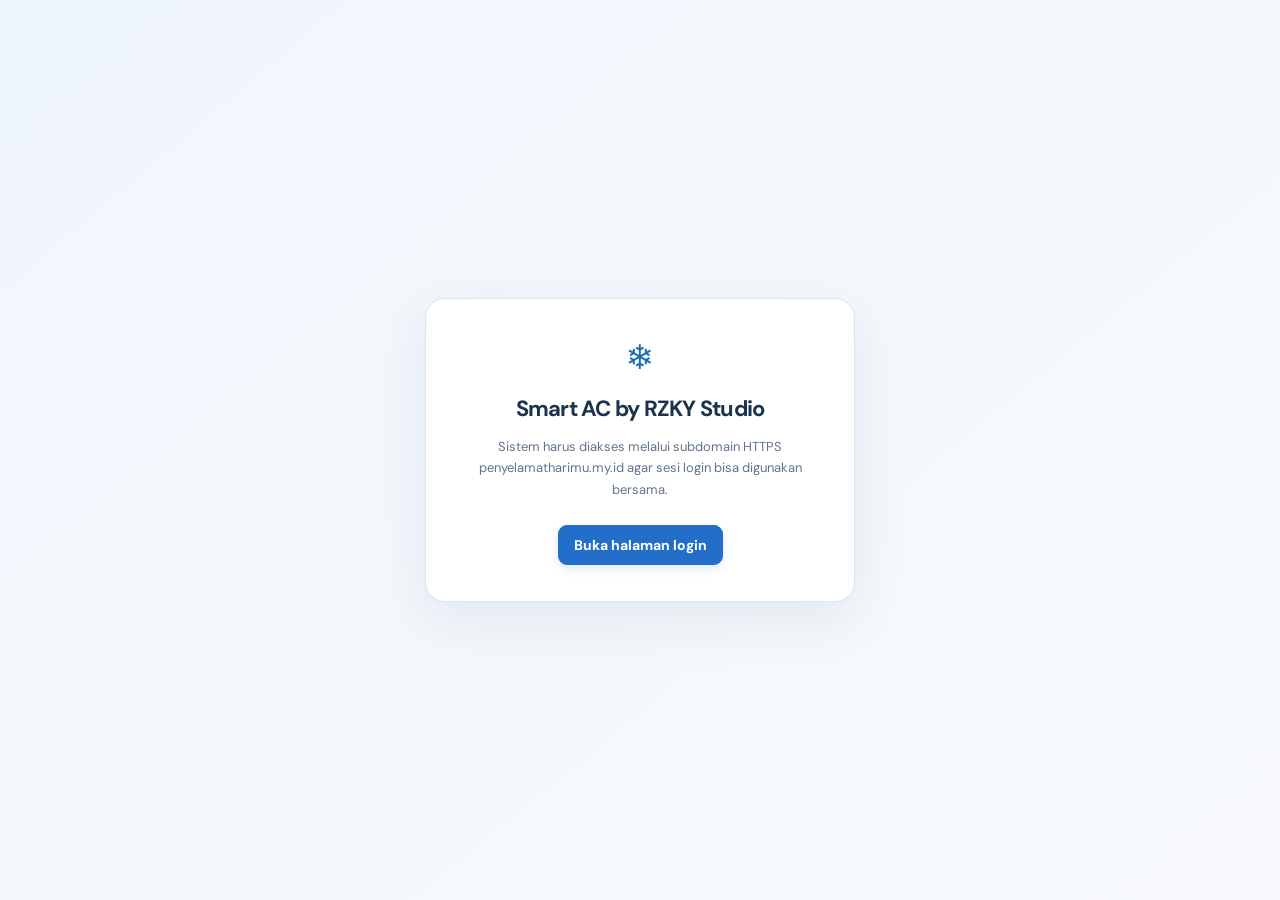
<file: index.html>
<!doctype html>
<html lang="id">
<head>
  <meta charset="utf-8" />
  <meta name="viewport" content="width=device-width, initial-scale=1" />
  <meta name="theme-color" content="#f3f7fc" />
  <meta name="description" content="Smart AC Kampus: monitoring gedung, jadwal kuliah, HMI dan remote terintegrasi cuaca Kota Serang." />
  <title>Dashboard Monitoring | Smart AC by RZKY Studio</title>
  <link rel="stylesheet" href="./style.css" />
</head>
<body data-page="dashboard">
  <div id="app"><div style="padding:12vh 24px;text-align:center;font-family:system-ui;color:#4b6281">Memeriksa sesi Smart AC...</div></div>
  <script src="./config.js"></script>
  <script type="module" src="./app.js"></script>
</body>
</html>
</file>
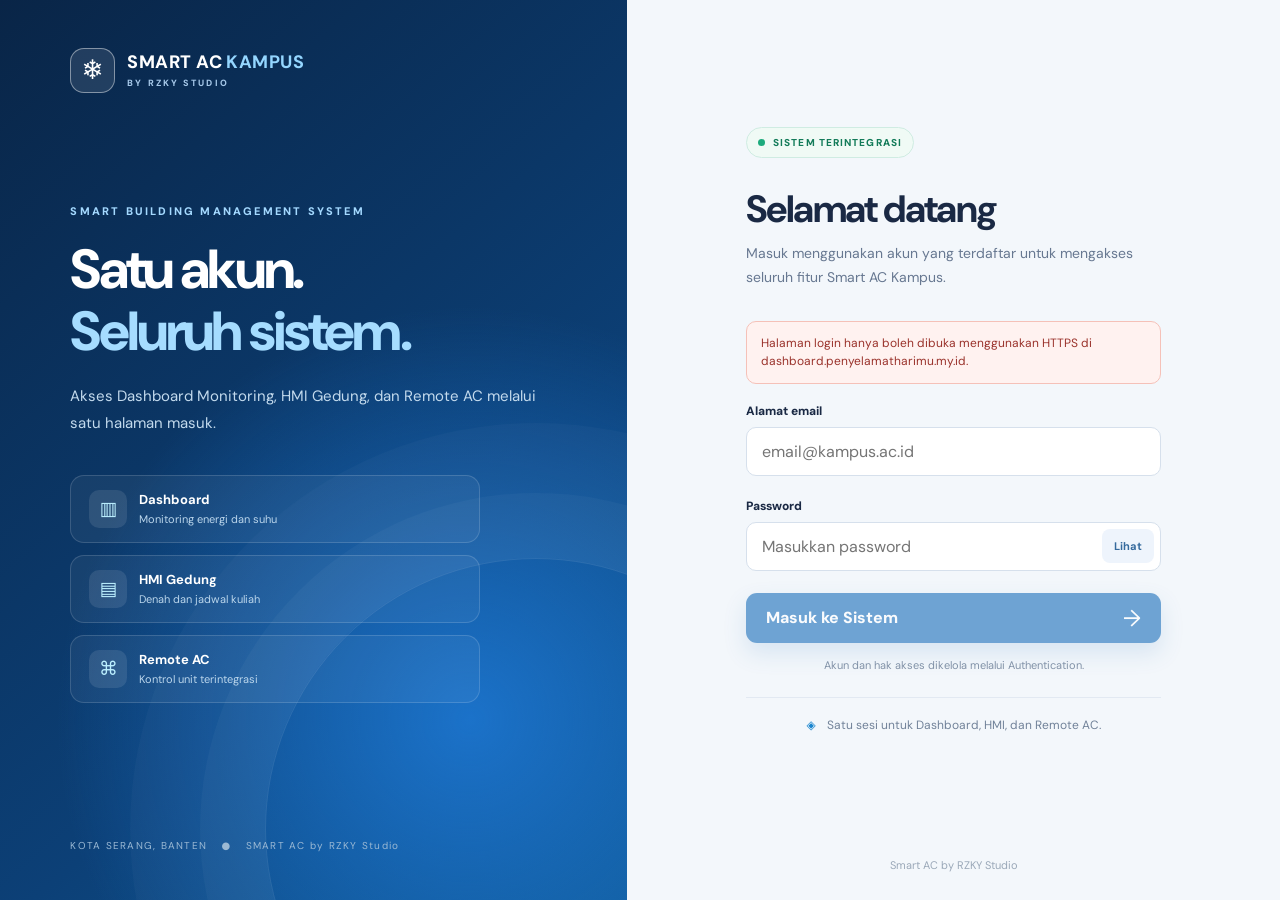
<file: login.html>
<!doctype html>
<html lang="id">
<head>
  <meta charset="utf-8" />
  <meta name="viewport" content="width=device-width, initial-scale=1" />
  <meta name="theme-color" content="#f3f7fb" />
  <meta name="description" content="Akses terintegrasi Smart AC by RZKY Studio" />
  <title>Masuk | Smart AC by RZKY Studio</title>
  <link rel="stylesheet" href="./login.css" />
</head>
<body>
  <div class="auth-wrap">
    <section class="brand-side" aria-label="Smart AC by RZKY Studio">
      <div class="brand-logo"><span class="snow">❄</span><span>SMART AC <b>KAMPUS</b><small>BY RZKY STUDIO</small></span></div>
      <div class="brand-content">
        <span class="eyebrow">SMART BUILDING MANAGEMENT SYSTEM</span>
        <h1>Satu akun.<br><em>Seluruh sistem.</em></h1>
        <p>Akses Dashboard Monitoring, HMI Gedung, dan Remote AC melalui satu halaman masuk.</p>
        <div class="features">
          <div><span class="feature-icon">▥</span><span><strong>Dashboard</strong><small>Monitoring energi dan suhu</small></span></div>
          <div><span class="feature-icon">▤</span><span><strong>HMI Gedung</strong><small>Denah dan jadwal kuliah</small></span></div>
          <div><span class="feature-icon">⌘</span><span><strong>Remote AC</strong><small>Kontrol unit terintegrasi</small></span></div>
        </div>
      </div>
      <p class="side-foot">KOTA SERANG, BANTEN <span>●</span> SMART AC by RZKY Studio</p>
    </section>
    <main class="form-side">
      <div class="login-card">
        <div class="pill"><span class="dot"></span> SISTEM TERINTEGRASI</div>
        <h2>Selamat datang</h2>
        <p class="lead">Masuk menggunakan akun yang terdaftar untuk mengakses seluruh fitur Smart AC Kampus.</p>
        <div id="notice" class="notice" role="status" aria-live="polite" hidden></div>
        <form id="login-form">
          <label for="email">Alamat email</label>
          <input id="email" name="email" type="email" placeholder="email@kampus.ac.id" autocomplete="username" required />
          <label for="password">Password</label>
          <div class="password-field">
            <input id="password" name="password" type="password" placeholder="Masukkan password" autocomplete="current-password" required minlength="6" />
            <button id="toggle-password" type="button" aria-label="Tampilkan password" aria-pressed="false">Lihat</button>
          </div>
          <button class="submit" id="login-button" type="submit">Masuk ke Sistem <span>→</span></button>
        </form>
        <p class="hint">Akun dan hak akses dikelola melalui Authentication.</p>
        <div class="login-divider"></div>
        <p class="security"><span>◈</span> Satu sesi untuk Dashboard, HMI, dan Remote AC.</p>
      </div>
      <footer>Smart AC by RZKY Studio</footer>
    </main>
  </div>
  <script src="./config.js"></script>
  <script type="module" src="./login.js"></script>
</body>
</html>
</file>
<file: style.css>
@import url('https://fonts.googleapis.com/css2?family=DM+Sans:wght@400;500;600;700;800&family=JetBrains+Mono:wght@400;500;600;700&display=swap');
:root{font-family:'DM Sans',system-ui,Arial,sans-serif;color:#16243a;background:#f2f5f9;font-size:14px;font-synthesis:none}*{box-sizing:border-box}body{margin:0}button,input,select{font:inherit}button{cursor:pointer}button:disabled{opacity:.55;cursor:not-allowed}a{color:inherit;text-decoration:none}button:focus-visible,a:focus-visible,input:focus-visible,select:focus-visible{outline:3px solid #93c5fd;outline-offset:2px}h1,h2,h3,p{margin-top:0}h1{font-size:29px;letter-spacing:-.75px;margin-bottom:5px}h2{font-size:18px;letter-spacing:-.3px;margin-bottom:5px}h3{font-size:14px;margin-bottom:8px}.mono{font-family:'JetBrains Mono',monospace}.subtle{color:#7c889a}.micro{font-size:11px;color:#8190a5}.eyebrow{font-size:10px;letter-spacing:1.55px;color:#4e85a9;font-weight:800;margin-bottom:7px}.strong{font-weight:800}.topbar{background:#0b1220;color:#f5f7fb;min-height:68px;display:flex;align-items:center;padding:0 clamp(17px,3vw,44px);gap:26px;position:sticky;top:0;z-index:50;box-shadow:0 4px 18px #09101d19}.brand{display:flex;align-items:center;gap:11px;font-size:16px;font-weight:800;white-space:nowrap;letter-spacing:-.4px}.brand-icon{width:35px;height:35px;border-radius:11px;background:linear-gradient(140deg,#34b7d6,#4273cf);display:grid;place-items:center;font-size:19px;box-shadow:0 6px 14px #19b8de30}.nav{display:flex;gap:5px;margin-left:12px}.nav a{padding:11px 15px;border-radius:10px;color:#9eacc0;font-weight:650;white-space:nowrap}.nav a.active,.nav a:hover{background:#20314a;color:white}.nav a.active{box-shadow:inset 0 -2px #42a6f5}.top-right{display:flex;align-items:center;gap:13px;margin-left:auto;font-size:12px;color:#b8c7d9;white-space:nowrap}.live-dot{width:8px;height:8px;border-radius:50%;background:#2bd38c;display:inline-block;margin-right:5px;box-shadow:0 0 9px #23cd8988}.mini-sep{opacity:.3}.link-btn{border:1px solid #41536d;background:transparent;color:#e7f0fa;padding:8px 12px;border-radius:8px}.app-wrap{max-width:1580px;margin:auto;padding:27px clamp(15px,3vw,42px) 60px}.page-title{display:flex;align-items:end;justify-content:space-between;gap:15px;margin-bottom:22px;flex-wrap:wrap}.page-title p{color:#8291a5;font-size:13px;margin:0}.title-badges{display:flex;gap:8px;align-items:center;flex-wrap:wrap}.pill{border:1px solid #dce4eb;border-radius:100px;background:#fff;color:#5c6d80;padding:8px 11px;font-size:11px;font-weight:700}.pill.green{border-color:#bbead4;background:#e9faf1;color:#167c51}.pill.amber{border-color:#f6ddb2;background:#fff9ec;color:#a76b15}.pill.blue{border-color:#c9e3ff;background:#eef6ff;color:#246da8}.demo-bar{margin-bottom:20px;border:1px solid #ffdfaf;background:#fff9eb;border-radius:12px;padding:11px 15px;display:flex;gap:10px;align-items:center;color:#8a5e20;font-size:12px;line-height:1.55}.demo-bar i{font-size:17px;font-style:normal}.demo-bar b{color:#62400a}.demo-bar.online{border-color:#bfebdb;background:#edf9f3;color:#267858}.icon-button{border:1px solid #dae3ee;background:white;color:#49657c;border-radius:9px;padding:9px 11px}.btn{border:1px solid #d6dee9;border-radius:10px;background:white;padding:10px 15px;font-weight:750;color:#35516a;display:inline-flex;align-items:center;justify-content:center;gap:7px;transition:background .15s,border-color .15s}.btn:hover{background:#f1f6fc}.btn.primary{background:#276bcc;color:white;border-color:#276bcc;box-shadow:0 4px 10px #276bcc25}.btn.primary:hover{background:#1559b9}.btn.dark{background:#17283c;color:white;border-color:#17283c}.btn.green{background:#159567;color:white;border-color:#159567}.btn.danger{background:#fff0f0;color:#b73741;border-color:#ffb5b9}.btn.sm{padding:7px 10px;font-size:11px;border-radius:7px}.btn.block{width:100%}.card{background:#fff;border:1px solid #e0e7ef;border-radius:16px;box-shadow:0 4px 16px #213a5510;padding:21px;min-width:0}.section-head{display:flex;align-items:start;justify-content:space-between;gap:10px;margin-bottom:18px}.section-head p{color:#8998aa;font-size:12px;margin:0}.section-head h2{margin-bottom:5px}.stats{display:grid;grid-template-columns:repeat(4,1fr);gap:15px;margin-bottom:18px}.stat{position:relative;overflow:hidden}.stat-icon{position:absolute;right:18px;top:18px;color:#83a5c8;font-size:22px}.stat-val{font-size:31px;font-weight:800;letter-spacing:-1.4px;margin-top:14px}.stat-foot{font-size:11px;color:#8b9aab;margin-top:8px}.stat-label{font-size:12px;color:#5f7488;font-weight:700}.stat-accent{height:4px;background:#48a8e9;border-radius:5px;width:38px;margin-top:15px}.stat-accent.green{background:#2ac889}.stat-accent.orange{background:#f6ad43}.stat-accent.purple{background:#9e87f5}.two-col{display:grid;grid-template-columns:minmax(0,1.6fr) minmax(295px,1fr);gap:17px;margin-bottom:18px}.two-col.equal{grid-template-columns:1fr 1fr}.chart{width:100%;height:278px;display:block;overflow:visible}.chart-area{fill:#3f95ee18}.chart-grid{stroke:#e7edf4;stroke-width:1}.chart-text{font-size:10px;fill:#92a0b0;font-family:system-ui}.legend{display:flex;gap:22px;flex-wrap:wrap;color:#718399;font-size:11px;margin-top:5px}.legend i{display:inline-block;width:9px;height:9px;border-radius:3px;margin-right:6px;background:#2f8de1}.legend i.orange{background:#f3a34a}.weather-feature{padding:18px;background:linear-gradient(125deg,#124b95,#4395ca);border-radius:14px;color:white;display:flex;justify-content:space-between;align-items:center;gap:10px}.weather-feature .big{font-size:45px;font-weight:800;letter-spacing:-2px}.weather-feature .condition{font-size:12px;opacity:.82}.weather-icon{font-size:53px}.weather-mini{display:grid;grid-template-columns:repeat(5,1fr);gap:7px;margin-top:15px}.weather-mini>div{background:#f5f8fc;border-radius:9px;padding:11px 5px;text-align:center}.weather-mini b,.weather-mini span{display:block;font-size:11px}.weather-mini span{color:#94a3b5;font-size:10px;margin-bottom:6px}.weather-footer{font-size:10px;color:#9ba8b9;margin:12px 0 0;line-height:1.5}.table-wrap{overflow:auto}.table{border-collapse:collapse;width:100%;text-align:left;min-width:540px}.table th{padding:12px;color:#8290a3;background:#f4f7fb;font-size:11px;font-weight:800;white-space:nowrap}.table td{border-bottom:1px solid #edf0f4;color:#485a70;padding:13px 12px;font-size:12px}.table tr:last-child td{border-bottom:none}.table strong{color:#23354b}.progress-track{width:100%;height:7px;border-radius:10px;background:#eaf0f5;overflow:hidden}.progress-track span{height:100%;display:block;background:linear-gradient(90deg,#5a9ee7,#2bd3bd);border-radius:10px}.status{border-radius:6px;padding:5px 8px;font-size:10px;font-weight:800;display:inline-flex;align-items:center;gap:5px}.status.on{background:#e4f8ef;color:#17916b}.status.off{background:#eef2f6;color:#79879a}.status.manual{background:#fff0dd;color:#b4771c}.status.alert{background:#ffe9e9;color:#c14948}.units-grid{display:grid;grid-template-columns:repeat(2,1fr);gap:10px}.unit-row{display:flex;justify-content:space-between;align-items:center;border:1px solid #e3e9f1;border-radius:11px;padding:12px;gap:10px}.unit-row strong{font-size:12px}.unit-row small{display:block;color:#9ba7b6;font-size:10px;margin-top:5px}.unit-row .reading{text-align:right;font-size:17px;color:#293f57;font-weight:800}.alarm-strip{border:1px solid #f0d6bf;background:#fff8ef;border-radius:12px;display:flex;align-items:center;gap:14px;padding:12px 15px;margin-bottom:18px;flex-wrap:wrap}.alarm-chip{border-radius:6px;background:#d84a50;color:white;padding:6px 10px;font-weight:800;font-size:12px}.alarm-chip.orange{background:#ea9141}.alarm-chip.yellow{background:#e7bd38;color:#594819}.alarm-message{font-size:12px;color:#825b34;flex:1}.alert-list{display:grid;gap:9px}.alert-item{padding:13px;background:#fff8f4;border:1px solid #fbe4d9;border-radius:10px;font-size:12px;color:#a46f4d}.alert-item strong{display:block;color:#99513e;margin-bottom:4px}.hmi-body{background:#eff1f4;min-height:calc(100vh - 68px)}.hmi-body .app-wrap{max-width:none}.hmi-subtabs{display:flex;align-items:center;gap:7px;flex-wrap:wrap;margin-bottom:16px}.hmi-tab{padding:11px 16px;border-radius:9px 9px 0 0;border:1px solid #ccd3db;background:#e2e5e9;color:#435269;font-weight:650}.hmi-tab.active{background:#fff;color:#162a3e;font-weight:800;border-bottom:2px solid #2b8ddc}.hmi-time-status{margin-left:auto;color:#8494a5;font-size:11px}.hmi-layout{display:grid;grid-template-columns:minmax(0,2.25fr) minmax(275px,.95fr);gap:15px;align-items:start}.industrial{background:#fafbfc;border:1px solid #d6dce3;border-radius:11px;padding:18px;min-width:0}.industrial-title{font-size:12px;font-weight:800;color:#687789;letter-spacing:.9px;margin-bottom:15px}.floor-row{display:grid;grid-template-columns:55px 1fr;gap:11px;align-items:center;margin-bottom:12px}.floor-name{font-size:11px;color:#74869a;font-weight:850;display:flex;align-items:center;gap:9px}.floor-name:after{content:'';height:1px;background:#cbd3db;flex:1}.floor-grid{display:grid;gap:8px}.floor-grid.f3{grid-template-columns:1fr 1fr 2.3fr}.floor-grid.f2{grid-template-columns:repeat(5,1fr)}.floor-grid.f1{grid-template-columns:repeat(3,1fr) 1.65fr}.room-tile{position:relative;min-height:174px;border:1px solid #b8c3cf;background:#eff2f5;border-radius:6px;padding:11px;text-align:left;color:#26394a;display:flex;flex-direction:column;align-items:start;box-shadow:inset 0 1px white;transition:border .15s,background .15s}.room-tile:hover{background:#e5f0fa;border-color:#428ee4}.room-tile.selected{border:2px solid #3b8cde;box-shadow:0 0 0 2px #72b4ff33}.room-tile.hot{background:#fff3e9}.room-tile.server{background:#e0e7ed}.room-code{font-size:13px;font-weight:900}.room-type{font-size:10px;color:#8293a6;margin-top:1px}.room-temp{font-size:24px;letter-spacing:-.7px;font-weight:900;margin-top:8px}.room-temp.hot{color:#c16d23}.room-info{font-size:10px;color:#7e8fa2;margin-top:3px}.unit-chips{margin-top:auto;display:flex;gap:5px;flex-wrap:wrap;padding-top:12px}.unit-chip{display:flex;flex-direction:column;justify-content:center;align-items:center;border:2px solid #263645;color:white;background:#263645;border-radius:5px;min-width:52px;padding:5px 6px;font-size:10px;font-weight:800;line-height:1.2}.unit-chip.off{background:#7d8c9c;border-color:#7d8c9c}.unit-chip.manual{border-color:#f3bb23}.unit-chip.alert{border-color:#e64f54}.plan-bottom{display:flex;gap:18px;font-size:10px;color:#8392a2;margin-top:10px;flex-wrap:wrap}.plan-bottom b{font-size:15px;margin-right:4px}.side-stack{display:grid;gap:13px}.face-unit{padding:12px;border:1px solid #e0e6eb;background:#fff;border-radius:9px;margin:9px 0}.face-unit:first-child{margin-top:0}.face-head{display:flex;justify-content:space-between;gap:6px;align-items:center}.face-actions{display:flex;gap:7px;flex-wrap:wrap;align-items:center;margin-top:12px}.face-actions .btn{padding:7px 10px;font-size:11px}.group-grid{display:grid;grid-template-columns:1fr 1fr;gap:8px;margin-top:12px}.group-grid .btn{font-size:11px;padding:12px 6px}.field-label{display:block;font-size:11px;font-weight:800;color:#78899c;margin-bottom:7px}.select,.input{border:1px solid #d3dce6;border-radius:9px;background:#fff;padding:10px 11px;color:#30475e;min-width:0}.select.full,.input.full{width:100%}.toggle-row{display:flex;justify-content:space-between;align-items:center;gap:15px;border-bottom:1px solid #e3e9ee;padding:12px 0;font-size:13px}.toggle-row input[type=checkbox]{width:18px;height:18px;accent-color:#267cd4}.form-columns{display:grid;grid-template-columns:1fr 1fr;gap:25px}.subhead{font-weight:800;color:#677c8e;font-size:12px;letter-spacing:.9px;margin:27px 0 12px}.days-tabs{display:flex;gap:7px;flex-wrap:wrap;margin-bottom:15px}.days-tabs button{padding:10px 15px;border:1px solid #dce3eb;border-radius:9px;background:#fff;color:#65798d;font-weight:750}.days-tabs button.active{background:#226dbf;color:white;border-color:#226dbf}.form-grid{display:grid;grid-template-columns:1fr 1fr;gap:12px}.modal-backdrop{position:fixed;inset:0;background:#101a2ab8;display:grid;place-items:center;z-index:100;padding:15px}.modal{width:min(510px,100%);background:#fff;border-radius:18px;padding:25px;box-shadow:0 25px 80px #0006}.modal .field-label{margin:12px 0 5px}.modal-actions{display:flex;justify-content:end;gap:10px;margin-top:23px}.remote-body{background:#101216;color:#edf1f5;min-height:calc(100vh - 68px)}.remote-body .app-wrap{max-width:1240px}.remote-head{text-align:center;margin:5px 0 25px}.remote-head h1{color:white}.remote-head p{color:#96a0b1}.remote-head .pill{background:#1d2834;color:#add7fe;border-color:#314255}.remote-layout{display:grid;grid-template-columns:minmax(290px,.9fr) minmax(350px,1.1fr);gap:45px;align-items:start;margin-top:23px}.remote-side .dark-card{background:#1d222a;color:#d9e0e9;border:1px solid #303b46;border-radius:15px;padding:20px;margin-bottom:16px}.remote-side .dark-card h2{color:white}.remote-side .dark-card p{font-size:12px;color:#93a1b3}.remote-side .select{background:#151b23;border-color:#425269;color:#e5effb}.remote-side .status{margin-top:8px}.remote-side .label-value{border-bottom:1px solid #36404e;padding:12px 0;display:flex;justify-content:space-between;font-size:12px;color:#99aabe}.remote-side .label-value strong{color:#f0f7ff}.remote-control-wrap{display:flex;flex-direction:column;align-items:center;gap:13px}.remote-shell{background:linear-gradient(140deg,#f9f9f5,#d9ddd9);padding:24px;border-radius:39px;width:min(385px,100%);box-shadow:0 26px 55px #0007,inset 0 3px #ffffff; color:#111c19;border:1px solid #fff}.remote-screen{background:linear-gradient(145deg,#b5c9ad,#a9c2a5);height:188px;border-radius:14px;border:3px solid #91aa8d;padding:14px;color:#1b3420;font-family:'JetBrains Mono',monospace;box-shadow:inset 0 3px 8px #6a8a6e30}.screen-top,.screen-bottom{display:flex;justify-content:space-between;font-size:11px}.screen-temp{font-size:74px;text-align:center;font-weight:650;line-height:1.35;letter-spacing:-5px}.screen-temp sup{font-size:24px;letter-spacing:0;vertical-align:top;position:relative;top:19px}.screen-bottom{font-size:10px;justify-content:center;gap:8px}.screen-mode{text-align:right;font-size:10px;margin-top:7px}.remote-device-label{text-align:center;color:#192c2b;font-weight:850;margin:16px 0 2px}.remote-device-detail{text-align:center;font-size:10px;color:#8d9da5;margin-bottom:17px}.remote-buttons{display:grid;grid-template-columns:repeat(3,1fr);gap:12px}.remote-button{height:56px;border-radius:15px;border:1px solid #ffffff;background:linear-gradient(#fefefe,#dee1df);box-shadow:0 3px 0 #bbc1bd,0 6px 9px #0002;color:#203347;font-size:13px;font-weight:850}.remote-button:active{transform:translateY(2px);box-shadow:0 1px 0 #bbc1bd}.remote-button.power.active{background:linear-gradient(#23bc65,#178448);color:#fff;border-color:#1ba253}.remote-button.power.off{background:linear-gradient(#d45a64,#a92c42);color:#fff}.remote-button.plusminus{font-size:27px}.remote-button.manual{grid-column:1/4;border:2px solid #4e9afb;height:54px}.remote-device-foot{text-align:center;color:#8795a6;font-size:11px;line-height:1.65;max-width:390px}.remote-body .demo-bar{background:#20252b;border:1px solid #544a31;color:#dbc18b}.remote-body .demo-bar.online{border-color:#276049;color:#90dcba}.remote-body .demo-bar b{color:#fff0cb}.remote-body .page-title,.remote-body .alarm-strip{display:none}.remote-body .status.on{background:#153c2d}.remote-body .status.manual{background:#513f26}.remote-body .status.off{background:#354150}.toast-stack{position:fixed;right:18px;bottom:18px;z-index:120;display:grid;gap:9px}.toast{max-width:370px;border-radius:11px;background:#21334b;color:white;font-size:12px;padding:12px 15px;box-shadow:0 12px 30px #12203055}.toast.error{background:#a3383f}.auth-area{display:flex;align-items:center;gap:7px}.help-line{font-size:11px;color:#94a1b2;line-height:1.7}.foot-note{text-align:center;margin-top:34px;color:#9ba7b5;font-size:11px}.busy{opacity:.65;pointer-events:none}.user-tag{color:#cfe2fa;font-size:11px;max-width:120px;overflow:hidden;text-overflow:ellipsis}.empty{padding:25px;text-align:center;color:#8b9aad;font-size:12px}.notice{padding:13px;border-radius:9px;background:#f0f6fe;color:#47769c;border:1px solid #d5e9fc;font-size:12px}.divider{height:1px;background:#e7edf3;margin:15px 0}.remote-body .divider{background:#3e4751}@media(max-width:1160px){.top-right .mini-sep,.top-right .header-conditions{display:none}.hmi-layout{grid-template-columns:1fr}.side-stack{grid-template-columns:repeat(2,1fr)}.side-stack>.industrial:last-child{grid-column:1/-1}.floor-grid.f2{grid-template-columns:repeat(5,1fr)}.two-col{grid-template-columns:1fr 1fr}}@media(max-width:900px){.topbar{flex-wrap:wrap;gap:9px;min-height:66px;padding:9px 16px}.brand{font-size:14px}.nav{order:3;width:100%;margin:0;justify-content:center}.nav a{padding:9px 15px}.top-right{font-size:11px}.stats{grid-template-columns:repeat(2,1fr)}.two-col,.two-col.equal{grid-template-columns:1fr}.remote-layout{grid-template-columns:1fr;gap:20px}.remote-side{order:2;display:grid;grid-template-columns:1fr 1fr;gap:12px}.remote-side .dark-card{margin:0}.remote-control-wrap{order:1}.app-wrap{padding-top:18px}}@media(max-width:640px){.top-right .header-clock,.top-right .user-tag{display:none}.brand{font-size:13px}.nav a{font-size:12px}.app-wrap{padding:18px 11px 50px}.page-title h1{font-size:25px}.card{padding:15px;border-radius:12px}.stats{gap:9px}.stat-val{font-size:25px}.stat{min-height:140px}.weather-mini{grid-template-columns:repeat(5,1fr)}.weather-mini>div{padding:9px 2px}.units-grid{grid-template-columns:1fr}.floorplan-overflow{overflow-x:auto}.floorplan-inner{min-width:780px}.side-stack{grid-template-columns:1fr}.side-stack>.industrial:last-child{grid-column:auto}.form-columns,.form-grid{grid-template-columns:1fr}.hmi-time-status{width:100%;margin:0}.industrial{padding:13px}.remote-side{grid-template-columns:1fr}.remote-shell{width:min(370px,100%);padding:20px}.remote-screen{height:177px}.remote-device-foot{max-width:350px}.remote-head h1{font-size:24px}}


/* ================== HMI DENAH STATUS + HEATMAP ==================
   Status unit: hijau (ON), abu-abu (OFF). Suhu: estimasi model, bukan sensor.
   Tambahan CSS ini sengaja ada di akhir agar menimpa warna denah sebelumnya.
*/
.hmi-body .floor-grid { gap: 9px; }
.hmi-body .room-tile {
  min-height: 188px;
  padding: 11px;
  border-radius: 11px;
  box-shadow: 0 2px 8px rgba(25,50,72,.08), inset 0 1px rgba(255,255,255,.7);
  transition: background .18s, border-color .18s, transform .18s, box-shadow .18s;
  isolation: isolate;
}
.hmi-body .room-tile.room-on {
  background: linear-gradient(165deg,#e0f9eb 0%,#f1fff7 100%);
  border: 2px solid #53bd86;
}
.hmi-body .room-tile.room-off {
  background: linear-gradient(165deg,#e8edf2 0%,#f4f6f8 100%);
  border: 2px solid #aebaca;
}
.hmi-body .room-tile.room-on:hover { background: #d0f3df; border-color:#19a566; transform:translateY(-2px); }
.hmi-body .room-tile.room-off:hover { background: #e1e9ef; border-color:#7b91aa; transform:translateY(-2px); }
.hmi-body .room-tile.selected { outline: 3px solid #387fdf; outline-offset: 2px; box-shadow: 0 5px 18px #2a67b32b; }
.room-topline { display:flex; justify-content:space-between; align-items:center; flex-wrap:wrap; gap:5px; width:100%; }
.room-topline .room-code { color:#19354b; font-size:13px; }
.room-power {
  display:inline-flex; align-items:center; gap:5px;
  padding:4px 6px; border-radius:999px;
  font-size:9px; letter-spacing:.1px; line-height:1; font-weight:900;
  white-space:nowrap;
}
.room-power.on { color:#08643b; background:#b4edcf; }
.room-power.off { color:#536477; background:#d4dce6; }
.room-power i { width:6px; height:6px; display:block; border-radius:50%; background:currentColor; }
.hmi-body .room-type { color:#597080; font-size:10px; line-height:1.3; margin-top:5px; }
.temp-badge {
  display:inline-flex; align-items:baseline; gap:7px;
  max-width:100%; padding:7px 9px; margin-top:9px;
  border-radius:9px; border:1px solid transparent;
  box-shadow: 0 2px 6px rgba(0,0,0,.045);
}
.temp-number { font-family:'JetBrains Mono',monospace; font-size:21px; font-weight:900; letter-spacing:-.9px; line-height:1.1; }
.temp-caption { font-size:8px; font-weight:850; white-space:nowrap; opacity:.85; letter-spacing:.3px; }
.temp-cool { background:#b8f4ce; border-color:#50c980; color:#08653b; }
.temp-comfortable { background:#c3f5e9; border-color:#53cdb6; color:#075f57; }
.temp-moderate { background:#fff3ba; border-color:#e4c963; color:#75540d; }
.temp-warm { background:#ffdfb8; border-color:#f3a35b; color:#9b4713; }
.temp-hot { background:#ffd1cf; border-color:#ed8984; color:#aa2524; }
.hmi-body .room-info { color:#61758a; font-size:10px; margin-top:5px; }
.hmi-body .unit-chips { gap:5px; padding-top:9px; width:100%; }
.hmi-body .unit-chip {
  border-radius:6px; min-width:54px; padding:5px 7px;
  box-shadow:0 1px 4px #12263a15;
  font-size:10px; border:2px solid transparent;
}
.hmi-body .unit-chip.on { background:#1d9f69; color:#fff; border-color:#137a50; }
.hmi-body .unit-chip.off { background:#8694a6; color:#fff; border-color:#6e7f91; }
.hmi-body .unit-chip.manual { border-color:#ffb81b; }
.hmi-body .unit-chip small { font-size:9px; opacity:.95; margin-top:1px; }
.plan-bottom {
  display:flex; gap:8px 13px; align-items:center; flex-wrap:wrap;
  margin-top:15px; padding:12px;
  border:1px solid #dde5ed; border-radius:9px; background:#fff;
  color:#52657a; font-size:10px;
}
.legend-label { font-weight:900; letter-spacing:.6px; font-size:9px; color:#304f68; }
.temp-scale-label { margin-left:8px; }
.map-key { display:inline-flex; align-items:center; gap:5px; font-weight:650; white-space:nowrap; }
.map-key-dot { width:11px; height:11px; border-radius:4px; display:inline-block; border:1px solid #0002; }
.key-on { background:#1d9f69; }.key-off { background:#8694a6; }.key-manual { background:#ffb81b; }
.key-cool { background:#55cb87; }.key-comfort { background:#53cdb6; }.key-moderate { background:#f4ce59; }
.key-warm { background:#f3a35b; }.key-hot { background:#e45b55; }
@media(max-width:1160px){.hmi-body .room-tile{min-height:184px}}
@media(max-width:640px){.hmi-body .room-tile{min-height:180px}.temp-number{font-size:20px}}


/* ========= RZKY STUDIO · VISUAL SYSTEM V3 =========
   Dashboard = editorial/analitik biru-putih
   HMI = dua tingkat industrial control
   Remote = konsol gelap dengan aksen hijau
   Pembacaan ruang berupa ESTIMASI, bukan sensor fisik
*/
.topbar-dashboard {
  background:linear-gradient(105deg,#fafcff 0%,#edf6ff 100%);
  border-bottom:1px solid #cce0f4; box-shadow:0 4px 16px rgba(27,72,116,.075);
  color:#173353; min-height:82px;gap:22px;
}
.dash-header-identity { display:flex;align-items:center;gap:12px;min-width:230px; }
.dash-header-logo {display:grid;place-items:center;width:44px;height:44px;font-size:22px;border-radius:14px;
  color:#fff;background:linear-gradient(140deg,#145cba,#48a7ee);box-shadow:0 6px 18px #347ad732; }
.dash-brand-copy {display:flex;flex-direction:column;gap:4px;white-space:nowrap;}
.dash-brand-copy b {font-size:17px;letter-spacing:-.65px;line-height:1.05;}
.dash-brand-copy small {font-size:9px;letter-spacing:1.1px;font-weight:850;color:#6284a4;}
.topbar-dashboard .nav {padding:5px;border:1px solid #d3e5f6;border-radius:14px;gap:4px;margin-left:0;background:#e6f1fc;}
.topbar-dashboard .nav a {color:#53708d;font-size:12px;padding:10px 15px;border-radius:10px;}
.topbar-dashboard .nav a.active, .topbar-dashboard .nav a:hover {background:white;color:#1760a2;box-shadow:0 3px 9px #3570aa21;}
.topbar-dashboard .nav a.active {border:0;}
.topbar-dashboard .top-right {color:#42607a;font-size:11px;gap:9px;}
.topbar-dashboard .dash-weather-dot {color:#1d9c80;font-size:14px;}
.topbar-dashboard .link-btn {color:#1a658f;border:1px solid #c3d9ef;background:white;}
.topbar-dashboard .user-tag {color:#375777;}
.topbar-dashboard .db-connection {color:#266c56;}
/* HMI header: separate top telemetry and bottom navigation */
.topbar-hmi {display:block;padding:0;min-height:0;background:#132a3b;border-bottom:3px solid #0ea892;box-shadow:0 6px 18px #16263129;}
.hmi-header-primary {display:flex;align-items:center;justify-content:space-between;gap:14px;min-height:74px;padding:11px clamp(16px,2.6vw,40px);}
.hmi-header-id {display:flex;align-items:center;gap:13px;color:#f6fbff;}
.hmi-header-symbol {display:grid;place-items:center;width:43px;height:43px;border-radius:9px;background:#19485c;border:1px solid #36788d;color:#6be4d1;font-size:27px;}
.hmi-header-id span:last-child {display:flex;flex-direction:column;gap:4px;}
.hmi-header-id b {font-size:15px;letter-spacing:1.25px;}
.hmi-header-id small {font-size:10px;letter-spacing:1.2px;color:#8fb1c3;}
.hmi-header-telemetry {display:flex;align-items:center;gap:12px;color:#bed7e4;font-size:11px;flex-wrap:wrap;}
.hmi-system-indicator {background:#173f45;border:1px solid #2b736b;color:#82ead6;padding:8px 10px;border-radius:6px;font-size:10px;font-weight:850;letter-spacing:.65px;}
.hmi-system-indicator i {display:inline-block;border-radius:50%;width:7px;height:7px;background:#4cdcaa;margin-right:6px;}
.hmi-header-telemetry .user-tag {color:#bbd6ec;}
.hmi-header-telemetry .link-btn {background:#1e4053;border-color:#39708c;}
.hmi-header-bottom {display:flex;justify-content:space-between;align-items:center;gap:12px;min-height:47px;padding:5px clamp(16px,2.6vw,40px);background:#0b1d2a;border-top:1px solid #24475b;}
.hmi-header-section,.hmi-header-location {color:#7fa7bd;font-size:10px;font-weight:850;letter-spacing:1.5px;white-space:nowrap;}
.hmi-header-section span {color:#317e89;padding:0 4px;}
.topbar-hmi .nav {margin:0;gap:8px;}
.topbar-hmi .nav a {padding:10px 17px;color:#a7bbc9;border-radius:7px;font-size:12px;}
.topbar-hmi .nav a.active,.topbar-hmi .nav a:hover {background:#17485a;color:#a4fff0;box-shadow:inset 0 -2px #21d3ad;}
/* Remote header: monochrome control console */
.topbar-remote {background:#15191e;border-bottom:1px solid #38423e;min-height:77px;padding:0 clamp(15px,3vw,42px);box-shadow:0 9px 24px #080c0c4d;}
.remote-header-inner {width:100%;display:flex;align-items:center;gap:20px;justify-content:space-between;min-height:77px;}
.remote-header-identity {display:flex;align-items:center;gap:12px;color:#f4f9f7;flex-shrink:0;}
.remote-header-power {width:44px;height:44px;background:#1b3e31;border:1px solid #338d60;color:#83f4aa;border-radius:50%;display:grid;place-items:center;font-size:25px;box-shadow:0 0 0 4px #1b2a23;}
.remote-header-identity span:last-child {display:flex;flex-direction:column;gap:5px;}
.remote-header-identity b {font-size:15px;letter-spacing:1.1px;}
.remote-header-identity small {font-size:9px;color:#90ad9c;letter-spacing:1.15px;}
.remote-header-nav .nav {margin:0;padding:4px;border:1px solid #343f3c;border-radius:999px;gap:0;background:#1e2523;}
.remote-header-nav .nav a {font-size:11px;padding:10px 15px;border-radius:999px;color:#9eaaa5;}
.remote-header-nav .nav a.active,.remote-header-nav .nav a:hover {background:#276a4c;color:#e4ffef;box-shadow:none;}
.remote-header-telemetry {display:flex;align-items:center;gap:10px;color:#b5c8ba;font-size:11px;white-space:nowrap;}
.remote-header-telemetry .remote-online-dot {width:8px;height:8px;border-radius:50%;background:#60db9e;box-shadow:0 0 0 4px #58bd8e24;flex-shrink:0;}
.remote-header-telemetry .user-tag {color:#a4ccb3;}
.remote-header-telemetry .link-btn {color:#ccf3db;border:1px solid #3a7459;background:#20392b;}
/* Dashboard room intelligence visualization */
.room-insight-legend {display:flex;flex-wrap:wrap;gap:10px 15px;align-items:center;margin-bottom:15px;font-size:10px;color:#61748a;font-weight:700;}
.room-insight-legend>span {display:inline-flex;align-items:center;gap:6px;}
.room-insight-legend i {display:inline-block;width:10px;height:10px;border-radius:4px;border:1px solid #0001;}
.room-insight-legend i.key-on {background:#21a56e;}
.room-insight-legend i.key-off {background:#95a3b4;}
.room-insight-legend i.key-cool {background:#57c98d;}
.room-insight-legend i.key-moderate {background:#eac65c;}
.room-insight-legend i.key-hot {background:#e56a65;}
.room-insight-legend .room-temp-legend {margin-left:auto;gap:5px;}
.room-insights-grid {display:grid;grid-template-columns:repeat(2,minmax(0,1fr));gap:11px;}
.room-insight {min-width:0;border:1px solid #dce6ef;border-radius:14px;background:linear-gradient(160deg,#fff 0%,#f8fbff 100%);padding:12px;box-shadow:0 4px 13px #2f5b7510;}
.room-insight-heading {display:flex;justify-content:space-between;align-items:start;gap:7px;}
.room-insight-identity {display:flex;align-items:center;gap:7px;min-width:0;}
.room-insight-icon {width:28px;height:28px;border-radius:8px;background:#eaf4fd;color:#387bba;display:grid;place-items:center;flex-shrink:0;font-size:15px;}
.room-insight-identity>div {display:flex;flex-direction:column;gap:1px;min-width:0;}
.room-insight-identity b {font-size:12px;color:#24415e;}
.room-insight-identity small {font-size:9px;color:#8494a8;overflow:hidden;text-overflow:ellipsis;white-space:nowrap;max-width:126px;}
.room-insight-power {display:inline-flex;gap:4px;align-items:center;font-size:9px;font-weight:850;white-space:nowrap;border-radius:100px;padding:4px 7px;}
.room-insight-power i {width:6px;height:6px;border-radius:50%;background:currentColor;}
.room-insight-power.on {background:#e0f7e9;color:#18804f;}
.room-insight-power.off {background:#edf0f4;color:#758395;}
.room-insight-center {display:flex;align-items:center;gap:10px;margin:12px 0 9px;}
.room-insight-temperature {display:flex;align-items:baseline;gap:1px;font-weight:900;font-size:26px;letter-spacing:-1px;line-height:1.1;padding:7px 9px;border-radius:9px;border:1px solid transparent;font-family:'JetBrains Mono',monospace;}
.room-insight-temperature span {font-size:13px;letter-spacing:0;}
.room-insight-condition {display:flex;flex-direction:column;gap:3px;min-width:0;}
.room-insight-condition b {color:#38546c;font-size:12px;}
.room-insight-condition small {font-size:10px;color:#8b9bad;}
.room-insight-temperature.temp-cool {background:#d8f9e6;color:#086f41;border-color:#b2eec9;}
.room-insight-temperature.temp-comfortable {background:#d9f7f0;color:#0a766e;border-color:#aae4d5;}
.room-insight-temperature.temp-moderate {background:#fff3c9;color:#8d650a;border-color:#f2d982;}
.room-insight-temperature.temp-warm {background:#ffe4cd;color:#a24d14;border-color:#fac18d;}
.room-insight-temperature.temp-hot {background:#ffe0dd;color:#ba2c2a;border-color:#f2a9a3;}
.room-insight-thermometer {position:relative;background:#edf0f5;border-radius:999px;height:9px;overflow:visible;}
.room-insight-thermometer-fill {height:100%;border-radius:999px;transition:width .4s ease;}
.room-insight-thermometer-fill.temp-cool {background:linear-gradient(90deg,#3ab982,#64d69a);}
.room-insight-thermometer-fill.temp-comfortable {background:linear-gradient(90deg,#39c6a4,#79ddcd);}
.room-insight-thermometer-fill.temp-moderate {background:linear-gradient(90deg,#dab74c,#f9d96c);}
.room-insight-thermometer-fill.temp-warm {background:linear-gradient(90deg,#e88c44,#efb169);}
.room-insight-thermometer-fill.temp-hot {background:linear-gradient(90deg,#e3695c,#d94e55);}
.room-insight-needle {position:absolute;top:-3px;width:3px;height:15px;background:#253e58;border-radius:3px;transform:translateX(-50%);box-shadow:0 0 0 2px #fff;}
.room-insight-range {display:flex;justify-content:space-between;color:#9aa8b6;font-size:9px;margin-top:6px;font-family:'JetBrains Mono',monospace;}
@media(max-width:1350px){
  .topbar-dashboard .dash-header-identity {min-width:0;}
  .dash-brand-copy small {display:none;}
  .topbar-dashboard .top-right .header-conditions {display:none;}
  .hmi-header-location {display:none;}
  .remote-header-telemetry .header-conditions {display:none;}
}
@media(max-width:1020px){
  .topbar-dashboard {gap:12px;flex-wrap:wrap;padding:12px 16px;}
  .topbar-dashboard .nav {margin-left:auto;order:initial;width:auto;}
  .topbar-dashboard .top-right {width:100%;justify-content:flex-end;order:3;}
  .hmi-header-primary {flex-wrap:wrap;}
  .hmi-header-bottom {flex-wrap:wrap;}
  .hmi-header-section {display:none;}
  .topbar-hmi .nav {width:100%;justify-content:center;}
  .remote-header-inner {flex-wrap:wrap;padding:10px 0;gap:10px;}
  .remote-header-telemetry {margin-left:auto;}
}
@media(max-width:660px){
  .topbar-dashboard .dash-header-identity {width:100%;}
  .topbar-dashboard .nav {order:2;width:100%;justify-content:space-around;}
  .topbar-dashboard .nav a {padding:10px 12px;}
  .topbar-dashboard .top-right {margin:0;justify-content:space-between;}
  .topbar-hmi .hmi-header-id b {font-size:12px;}
  .topbar-hmi .hmi-header-id small {font-size:8px;}
  .hmi-header-telemetry {width:100%;justify-content:space-between;}
  .hmi-header-telemetry .header-clock {display:inline;}
  .hmi-header-bottom {padding:5px 8px;}
  .topbar-remote .remote-header-identity b {font-size:12px;}
  .topbar-remote .remote-header-identity small {font-size:8px;}
  .remote-header-nav {order:3;width:100%;}
  .remote-header-nav .nav {width:100%;justify-content:space-around;}
  .remote-header-nav .nav a {padding:9px 12px;}
  .remote-header-telemetry .header-clock {display:inline;}
  .room-insights-grid {grid-template-columns:1fr;}
  .room-insight-legend .room-temp-legend {margin-left:0;flex-wrap:wrap;}
}


/* ============== RZKY STUDIO — UNIFIED DESIGN SYSTEM ============== */
:root{--brand-navy:#12253c;--brand-blue:#216bd1;--brand-cyan:#20b5c6;--brand-green:#1ea66d;--brand-border:#dbe5f0;--brand-canvas:#f3f7fc;--brand-muted:#647b94;}
html{scroll-padding-top:118px;}
body,.hmi-body,.remote-body{background:var(--brand-canvas)!important;color:#1b334c!important;min-height:100vh;}
.topbar.topbar-unified{padding:0!important;display:block!important;min-height:0!important;background:rgba(255,255,255,.98)!important;border-bottom:1px solid #dce7f2!important;color:#19354d!important;box-shadow:0 8px 28px rgba(31,71,110,.075)!important;backdrop-filter:blur(16px);}
.unified-main{min-height:78px;max-width:1690px;margin:0 auto;padding:12px clamp(15px,3vw,46px);display:flex;align-items:center;gap:clamp(16px,2.8vw,42px);}
.unified-brand{display:flex;align-items:center;gap:11px;flex-shrink:0;color:#153653;text-decoration:none;}
.unified-logo{display:grid;place-items:center;width:47px;height:47px;flex-shrink:0;border-radius:15px;background:linear-gradient(140deg,#126cbb,#22b6cf);box-shadow:0 7px 17px rgba(28,128,204,.22);color:#fff;font-size:26px;}
.unified-brand-copy{display:flex;flex-direction:column;gap:3px;line-height:1.1;white-space:nowrap;}
.unified-brand-copy strong{font-size:16px;letter-spacing:-.6px;font-weight:900;}
.unified-brand-copy strong span{color:#1574c6;}
.unified-brand-copy small{font-size:9px;letter-spacing:2px;font-weight:800;color:#8099b0;}
.topbar-unified .nav{margin:0;padding:5px;display:flex;gap:3px;flex-shrink:0;border-radius:14px;background:#edf3f9;border:1px solid #e0e9f2;}
.topbar-unified .nav a{padding:10px clamp(10px,1.3vw,17px);font-size:12px;font-weight:800;color:#6b8195;border-radius:10px;white-space:nowrap;transition:background .18s,color .18s,box-shadow .18s;}
.topbar-unified .nav a.active,.topbar-unified .nav a:hover{background:#fff!important;color:#1768b7!important;box-shadow:0 2px 9px rgba(43,99,162,.11)!important;border:0;}
.unified-utilities{margin-left:auto;display:flex;align-items:center;gap:11px;color:#647e98;font-size:11px;min-width:0;white-space:nowrap;}
.unified-weather{display:flex;align-items:center;gap:8px;min-width:0;}
.unified-weather i{font-style:normal;font-size:14px;color:#16a987;}
.unified-utilities .header-clock{font-size:10px;color:#52718c;padding:9px 11px;border-radius:10px;background:#f0f6fa;border:1px solid #e1ebf3;}
.topbar-unified .auth-area{display:flex;gap:7px;align-items:center;}
.topbar-unified .user-tag{color:#5a7290;max-width:118px;}
.topbar-unified .db-connection{display:inline-flex;align-items:center;color:#167a58;font-size:10px;}
.topbar-unified .link-btn{background:#eaf3ff;color:#1a64a8;border:1px solid #c9def2;border-radius:9px;font-size:11px;padding:8px 11px;}
.unified-subheader{display:flex;justify-content:space-between;align-items:center;gap:15px;max-width:1690px;margin:0 auto;min-height:36px;padding:7px clamp(15px,3vw,46px);border-top:1px solid #edf2f7;font-size:10px;color:#8092a4;}
.unified-context{display:flex;align-items:center;gap:10px;min-width:0;white-space:nowrap;}
.unified-context strong{color:#234c70;font-weight:850;letter-spacing:1.3px;font-size:10px;}
.unified-context-dot{width:8px;height:8px;display:inline-block;flex-shrink:0;background:#1dab86;border-radius:50%;box-shadow:0 0 0 4px #1dab861a;}
.unified-context-sep{color:#b3c2d0;}
.unified-context-location{color:#8398ac;font-size:10px;letter-spacing:1px;font-weight:800;white-space:nowrap;}
.unified-context-location i{font-style:normal;margin:0 7px;color:#b9c8d6;}
.app-wrap,.hmi-body .app-wrap,.remote-body .app-wrap{max-width:1580px!important;margin:0 auto;padding:30px clamp(16px,3vw,46px) 48px;}
.page-title{margin-bottom:21px;}
.page-title h1,.remote-body .page-title h1{font-size:clamp(25px,2.2vw,33px);font-weight:850;letter-spacing:-1px;color:#192f48;margin-bottom:6px;}
.page-title p,.remote-body .page-title p{font-size:13px;color:#7c90a7;line-height:1.6;}
.eyebrow{font-size:10px;letter-spacing:1.6px;color:#4085b8;font-weight:850;}
.card,.industrial{background:#fff;border:1px solid var(--brand-border);box-shadow:0 6px 20px rgba(38,74,109,.045);border-radius:16px;}
.card h2,.industrial h2{color:#1e354f;}
.card .section-head p{color:#8396a8;}
.btn{border-radius:9px;}
.btn.primary{background:#226ec8;border-color:#226ec8;}
.btn.primary:hover{background:#1554a2;}
.pill{border-radius:10px;}
.hmi-body .hmi-tab{border:1px solid #d9e5f0;background:#eaf0f8;border-radius:9px;color:#56728c;padding:11px 17px;font-size:12px;}
.hmi-body .hmi-tab.active{background:#fff;border-color:#8fbae4;color:#165f9f;box-shadow:inset 0 -3px #2b8bdb;}
.hmi-body .industrial-title{color:#46718d;}
.hmi-body .room-tile{box-shadow:0 3px 12px rgba(35,70,105,.07);}
.hmi-body .room-tile.room-on{background:linear-gradient(145deg,#daf9e9,#f4fff8);border-color:#5dc28c;}
.hmi-body .room-tile.room-off{background:linear-gradient(145deg,#e9eef3,#f6f8fa);border-color:#aab8c5;}
.hmi-body .room-tile.selected{outline-color:#318bd3;}
/* Remote page shares the same dashboard shell; only the appliance itself has device styling. */
.remote-body .page-title{display:flex!important;}
.remote-body .remote-layout{margin-top:0;grid-template-columns:minmax(300px,.9fr) minmax(340px,1.1fr);gap:22px;}
.remote-body .remote-side{min-width:0;}
.remote-body .remote-side .dark-card{background:#fff!important;color:#243d56!important;border:1px solid var(--brand-border)!important;box-shadow:0 6px 20px rgba(35,75,105,.055);border-radius:16px;padding:22px;margin-bottom:15px;}
.remote-body .remote-side .dark-card .eyebrow{color:#4085b8;}
.remote-body .remote-side .dark-card h2{color:#1b334e;}
.remote-body .remote-side .dark-card p{color:#7187a0;}
.remote-body .remote-side .select{background:#f7faff;border-color:#d6e3f0;color:#28415c;}
.remote-body .remote-side .label-value{border-bottom:1px solid #ecf1f6;color:#7c90a5;}
.remote-body .remote-side .label-value strong{color:#294966;}
.remote-body .remote-side .status.on{background:#e0f8e9;color:#147b50;}
.remote-body .remote-side .status.off{background:#ecf1f6;color:#64798d;}
.remote-body .remote-side .status.manual{background:#fff1de;color:#a87524;}
.remote-body .remote-control-wrap{background:linear-gradient(155deg,#faffff,#eaf3f9);border:1px solid var(--brand-border);box-shadow:0 5px 20px rgba(42,75,112,.055);border-radius:17px;padding:30px 16px 25px;}
.remote-body .remote-shell{box-shadow:0 21px 42px rgba(17,50,67,.18),inset 0 3px #fff;}
.remote-body .remote-device-foot{color:#778ca1;}
.remote-body .remote-head{display:none;}
.remote-body .page-title .pill{background:#e9f7f2;color:#168462;border-color:#bce7d7;}
.room-insight{border-color:#dce7f1;border-radius:14px;}
.room-insight-temperature{font-size:25px;}
.foot-note{text-align:center;margin:42px auto 0;padding-top:20px;border-top:1px solid #dce6ef;color:#7790a6;font-size:12px;font-weight:700;letter-spacing:.15px;}
/* Full consistency across desktop/tablet/mobile */
@media(max-width:1370px){
  .unified-main{gap:17px;}
  .unified-weather{display:none;}
  .topbar-unified .nav a{padding:10px 12px;}
}
@media(max-width:980px){
  .unified-main{flex-wrap:wrap;min-height:0;gap:10px 15px;}
  .topbar-unified .nav{order:3;width:100%;justify-content:center;}
  .topbar-unified .nav a{flex:1;text-align:center;}
  .unified-utilities{margin-left:auto;}
  .unified-subheader{min-height:30px;}
  .remote-body .remote-layout{grid-template-columns:1fr;}
  .remote-body .remote-side{order:2;display:grid;grid-template-columns:repeat(2,minmax(0,1fr));gap:14px;}
  .remote-body .remote-side .dark-card{margin:0;}
  .remote-body .remote-control-wrap{order:1;}
}
@media(max-width:640px){
  .unified-main{padding:11px 12px;gap:9px;}
  .unified-brand-copy strong{font-size:14px;}
  .unified-brand-copy small{font-size:8px;}
  .unified-logo{width:38px;height:38px;border-radius:12px;font-size:21px;}
  .unified-utilities .header-clock,.topbar-unified .user-tag,.topbar-unified .db-connection{display:none;}
  .unified-utilities .link-btn{padding:6px 9px;}
  .topbar-unified .nav{margin:0;gap:2px;padding:3px;border-radius:10px;}
  .topbar-unified .nav a{padding:10px 3px;font-size:11px;}
  .unified-subheader{padding:7px 12px;}
  .unified-context-location{display:none;}
  .unified-context strong{font-size:9px;letter-spacing:.8px;}
  .unified-context span:last-child{font-size:9px;}
  .app-wrap,.hmi-body .app-wrap,.remote-body .app-wrap{padding:20px 12px 42px;}
  .remote-body .remote-side{grid-template-columns:1fr;}
  .remote-body .remote-control-wrap{padding:20px 10px;}
  .remote-body .remote-shell{width:min(365px,100%);}
  .room-insights-grid{grid-template-columns:1fr;}
}


/* PLC Simulator — integrated visual section, same three-site design */
.plc-panel{margin-top:22px;overflow:hidden}
.plc-head{display:flex;justify-content:space-between;align-items:flex-start;gap:10px;flex-wrap:wrap;margin-bottom:16px}
.plc-head h2{margin:4px 0;font-size:19px}
.plc-head p{margin:0;color:#71839a;font-size:12px}
.plc-connection{border-radius:100px;background:#f0f3f7;border:1px solid #dfe4eb;color:#64748b;font-size:11px;font-weight:800;padding:7px 11px;letter-spacing:.4px}
.plc-connection.connected{background:#dcfce7;border-color:#bbf7d0;color:#16703b}
.plc-unavailable{padding:25px;border:1px dashed #cad5e0;border-radius:12px;color:#64748b;text-align:center}
.plc-readings{display:grid;grid-template-columns:repeat(4,1fr);gap:10px}
.plc-reading{border:1px solid #e1e8f0;background:#f8fafc;padding:12px;border-radius:12px;display:flex;flex-direction:column;gap:5px}
.plc-reading small{color:#64748b;font-size:11px}.plc-reading strong{font-size:22px;color:#12314c}.plc-reading strong.plc-on{color:#13834b}
.plc-unit-visual{margin:14px 0;padding:18px;background:linear-gradient(135deg,#eaf7fe,#f8fbff);border:1px solid #d8eaf6;border-radius:14px;display:flex;align-items:center;gap:25px;justify-content:center;flex-wrap:wrap}
.plc-unit-shell{width:200px;height:92px;background:#fff;border:3px solid #d5e1ea;box-shadow:0 8px 12px #092c4117;border-radius:12px;display:flex;justify-content:space-around;align-items:center}
.plc-unit-led{font:700 27px ui-monospace,monospace;color:#1485ba}.plc-vent{display:flex;flex-direction:column;align-items:center;gap:4px}
.plc-fan{font-size:38px;color:#529bc3}.plc-fan.spinning{animation:plc-spin 1.25s linear infinite}
.plc-louver{width:58px;height:7px;background:#7392a8;border-radius:4px;transform-origin:left center}
.plc-louver.swinging{animation:plc-swing 1.5s ease-in-out infinite alternate}.plc-wind{opacity:0;color:#49a0d3;font-size:25px}
.plc-wind.blowing{animation:plc-flow 2s ease-in-out infinite}
.plc-registers{display:grid;grid-template-columns:repeat(3,1fr);gap:7px}
.plc-registers>div{display:flex;align-items:center;gap:9px;background:#f1f6fb;padding:9px;border-radius:9px;min-width:0}
.plc-registers code{white-space:nowrap;color:#0b6da3;font-size:11px}.plc-registers span{font-size:11px;color:#6d8093;overflow:hidden;text-overflow:ellipsis}
.plc-registers strong{margin-left:auto;color:#152f46;font-size:12px}
.plc-alert{margin:10px 0;padding:10px;background:#fff0ee;border:1px solid #ffc2bd;border-radius:9px;color:#a82323;font-weight:750}
.plc-note{font-size:11px;color:#76869b;margin:12px 0 0}
@keyframes plc-spin{to{transform:rotate(360deg)}}@keyframes plc-swing{to{transform:rotate(18deg)}}@keyframes plc-flow{50%{opacity:1;transform:translateX(6px)}}
@media(max-width:650px){.plc-readings{grid-template-columns:repeat(2,1fr)}.plc-registers{grid-template-columns:1fr}.plc-reading strong{font-size:18px}}
@media(prefers-reduced-motion:reduce){.plc-fan.spinning,.plc-louver.swinging,.plc-wind.blowing{animation:none;opacity:1}}

/* Pemilih unit PLC Monitoring – konsisten pada Dashboard, HMI, dan Remote */
.plc-head-controls{display:flex;align-items:center;justify-content:flex-end;gap:12px;flex-wrap:wrap}
.plc-device-label{display:flex;flex-direction:column;gap:6px;font-size:11px;font-weight:700;color:#536a84;letter-spacing:.025em}
.plc-unit-select{min-width:230px;max-width:320px;width:100%;font-size:13px;padding:10px 12px;background:#fff;color:#20334d;border:1px solid #d3dfe9;border-radius:10px}
.plc-unit-select:focus-visible{outline:3px solid rgba(52,145,231,.3);outline-offset:2px;border-color:#3088d9}
@media(max-width:640px){.plc-head-controls{justify-content:stretch;width:100%}.plc-device-label,.plc-unit-select{width:100%;max-width:none}}

/* SSO: proteksi layar dan pemuatan sesi */
.access-gate{min-height:100vh;background:linear-gradient(140deg,#eff6fc,#f8fafd);display:grid;place-items:center;padding:24px}
.access-gate-box{max-width:430px;width:100%;background:white;border:1px solid #dbe5f0;border-radius:20px;padding:36px;text-align:center;box-shadow:0 18px 55px #17365715}
.access-gate-box .gate-symbol{font-size:34px;color:#196eae;display:block;margin-bottom:14px}
.access-gate-box h1{font-size:22px;margin:0 0 13px}.access-gate-box p{font-size:13px;color:#61748b;line-height:1.65}
.access-gate-box .btn{display:inline-flex;margin-top:12px}


/* ===== RZKY Studio: FIX HMI denah Chrome 100% / dropdown ===== */
/* Kolom denah tidak boleh memaksa grid utama melebar ke panel kanan. */
.hmi-body .hmi-layout{grid-template-columns:minmax(0,2.25fr) minmax(300px,.95fr);min-width:0;align-items:start;}
.hmi-body .hmi-layout>.industrial,
.hmi-body .hmi-layout>.side-stack{min-width:0;max-width:100%;}
.hmi-body .hmi-layout>.industrial{overflow:hidden;}
/* Denah hanya boleh bergeser secara horizontal DI DALAM kartu, bukan menimpa sidebar. */
.hmi-body .floorplan-overflow{display:block;width:100%;max-width:100%;min-width:0;overflow-x:auto;overflow-y:hidden;overscroll-behavior-x:contain;scrollbar-width:thin;}
.hmi-body .floorplan-inner{width:100%;min-width:800px;max-width:none;}
.hmi-body .floor-row{grid-template-columns:47px minmax(0,1fr);gap:9px;min-width:0;}
.hmi-body .floor-grid{width:100%;min-width:0;}
.hmi-body .floor-grid.f3{grid-template-columns:minmax(0,1fr) minmax(0,1fr) minmax(0,2.3fr);}
.hmi-body .floor-grid.f2{grid-template-columns:repeat(5,minmax(0,1fr));}
.hmi-body .floor-grid.f1{grid-template-columns:repeat(3,minmax(0,1fr)) minmax(0,1.65fr);}
.hmi-body .room-tile{min-width:0;width:100%;max-width:100%;overflow:hidden;}
.hmi-body .room-topline{min-width:0;}
.hmi-body .room-power{max-width:100%;}
.hmi-body .temp-badge{min-width:0;max-width:100%;gap:5px;padding:7px;}
.hmi-body .temp-number{font-size:clamp(17px,1.2vw,21px);}
.hmi-body .temp-caption{font-size:8px;}
.hmi-body .side-stack{position:relative;z-index:1;}
/* Saat lebar layar tidak cukup untuk denah + kontrol, tumpuk dua panel. */
@media(max-width:1370px){
  .hmi-body .hmi-layout{grid-template-columns:minmax(0,1fr);}
  .hmi-body .floorplan-inner{min-width:860px;}
  .hmi-body .side-stack{grid-template-columns:repeat(2,minmax(0,1fr));}
  .hmi-body .side-stack>.industrial:last-child{grid-column:1/-1;}
}
@media(max-width:680px){
  .hmi-body .floorplan-inner{min-width:780px;}
  .hmi-body .side-stack{grid-template-columns:1fr;}
  .hmi-body .side-stack>.industrial:last-child{grid-column:auto;}
}
</file>
<file: login.css>
@import url('https://fonts.googleapis.com/css2?family=DM+Sans:wght@400;500;600;700;800&display=swap');
:root{font-family:'DM Sans',system-ui,Arial,sans-serif;color:#1a2944;background:#f3f7fb;font-synthesis:none}*{box-sizing:border-box}body{margin:0}button,input{font:inherit}button{cursor:pointer}.auth-wrap{min-height:100vh;display:grid;grid-template-columns:minmax(400px,49%) 1fr}.brand-side{background:radial-gradient(circle at 75% 80%,#1b72c9 0%,transparent 48%),linear-gradient(140deg,#092547,#0c4077 65%,#0f5892);color:white;display:flex;flex-direction:column;justify-content:space-between;padding:48px clamp(32px,5.5vw,96px);position:relative;overflow:hidden}.brand-side:after{content:'';position:absolute;width:540px;height:540px;border-radius:50%;border:1px solid #ffffff1a;bottom:-200px;right:-180px;box-shadow:0 0 0 65px #ffffff08,0 0 0 135px #ffffff06;pointer-events:none}.brand-logo{display:flex;gap:12px;align-items:center;font-size:18px;font-weight:800;letter-spacing:.45px;line-height:1.2;z-index:1}.brand-logo b{color:#94d6ff}.brand-logo small{display:block;font-size:9px;letter-spacing:2.1px;margin-top:5px;color:#a6c8e9}.snow{display:grid;place-items:center;border:1px solid #ffffff70;border-radius:14px;width:45px;height:45px;font-size:27px;background:#ffffff1a}.brand-content{z-index:1;max-width:570px}.eyebrow{font-size:11px;font-weight:800;letter-spacing:2.2px;color:#a4d9ff}.brand-content h1{font-size:clamp(39px,4.3vw,66px);line-height:1.12;letter-spacing:-2.7px;margin:19px 0 20px;font-weight:800}.brand-content h1 em{font-style:normal;color:#a5dcff}.brand-content>p{max-width:490px;color:#c3daed;font-size:15px;line-height:1.8;margin:0 0 38px}.features{display:grid;gap:12px}.features>div{display:flex;gap:12px;align-items:center;border:1px solid #ffffff26;background:#ffffff0d;border-radius:14px;padding:14px 18px;max-width:410px}.features strong{font-size:13px;display:block}.features small{font-size:11px;color:#bbd6ec;display:block;margin-top:4px}.feature-icon{display:grid;place-items:center;width:38px;height:38px;border-radius:10px;background:#ffffff19;color:#bcf0ff;font-size:19px}.side-foot{z-index:1;font-size:10px;letter-spacing:1.25px;color:#9bb9d4;margin:30px 0 0}.side-foot span{margin:0 10px}.form-side{display:flex;align-items:center;justify-content:center;padding:50px 30px;position:relative}.login-card{width:100%;max-width:415px;margin-bottom:28px}.pill{display:inline-flex;align-items:center;gap:8px;border:1px solid #cfece2;background:#f0faf5;color:#137b59;padding:8px 11px;border-radius:100px;font-size:10px;font-weight:800;letter-spacing:1.1px}.dot{width:7px;height:7px;background:#1dab7d;border-radius:50%}.login-card h2{font-size:38px;letter-spacing:-1.6px;margin:26px 0 8px}.lead{color:#677891;line-height:1.7;font-size:14px;margin:0 0 31px}.login-card label{display:block;font-size:12px;font-weight:800;margin:0 0 8px}.login-card input{display:block;width:100%;border:1px solid #d6e0ec;background:white;border-radius:10px;height:49px;padding:0 15px;outline:none;color:#172b48;margin-bottom:22px;transition:border .2s,box-shadow .2s}.login-card input:focus{border-color:#4193df;box-shadow:0 0 0 3px #4193df22}.password-field{position:relative}.password-field input{padding-right:75px}.password-field button{position:absolute;right:7px;top:7px;background:#eef4fc;color:#356a9d;border:0;border-radius:8px;font-size:11px;font-weight:700;padding:10px 12px}.submit{margin-top:5px;border:0;background:#176dba;color:white;font-weight:800;border-radius:11px;height:50px;width:100%;display:flex;justify-content:space-between;align-items:center;padding:0 20px;box-shadow:0 10px 21px #1f70ba35}.submit:hover{background:#105caa}.submit:disabled{opacity:.6;cursor:wait}.submit span{font-size:23px;font-weight:400}.hint{font-size:11px;color:#8493a8;text-align:center;margin-top:15px}.login-divider{border-top:1px solid #e2e9f2;margin:25px 0 19px}.security{font-size:12px;color:#718299;text-align:center}.security span{color:#1985ce;margin-right:8px}.form-side footer{position:absolute;bottom:28px;left:0;right:0;text-align:center;font-size:11px;color:#9aa8b8}.notice{border-radius:10px;background:#fff2f0;border:1px solid #f5c1b8;color:#9a322b;padding:12px 14px;margin-bottom:19px;font-size:12px;line-height:1.55}.notice.ok{background:#ecfaf2;border-color:#b8eacb;color:#217b4f}.notice[hidden]{display:none}@media(max-width:850px){.auth-wrap{grid-template-columns:1fr}.brand-side{padding:23px 28px;background:#0c3767}.brand-logo{font-size:15px}.brand-content,.side-foot{display:none}.form-side{min-height:calc(100vh - 92px);padding:34px 20px 60px}.login-card h2{font-size:32px;margin-top:20px}.form-side footer{bottom:18px}}@media(max-width:400px){.brand-logo{font-size:13px}.snow{width:40px;height:40px}}
</file>
